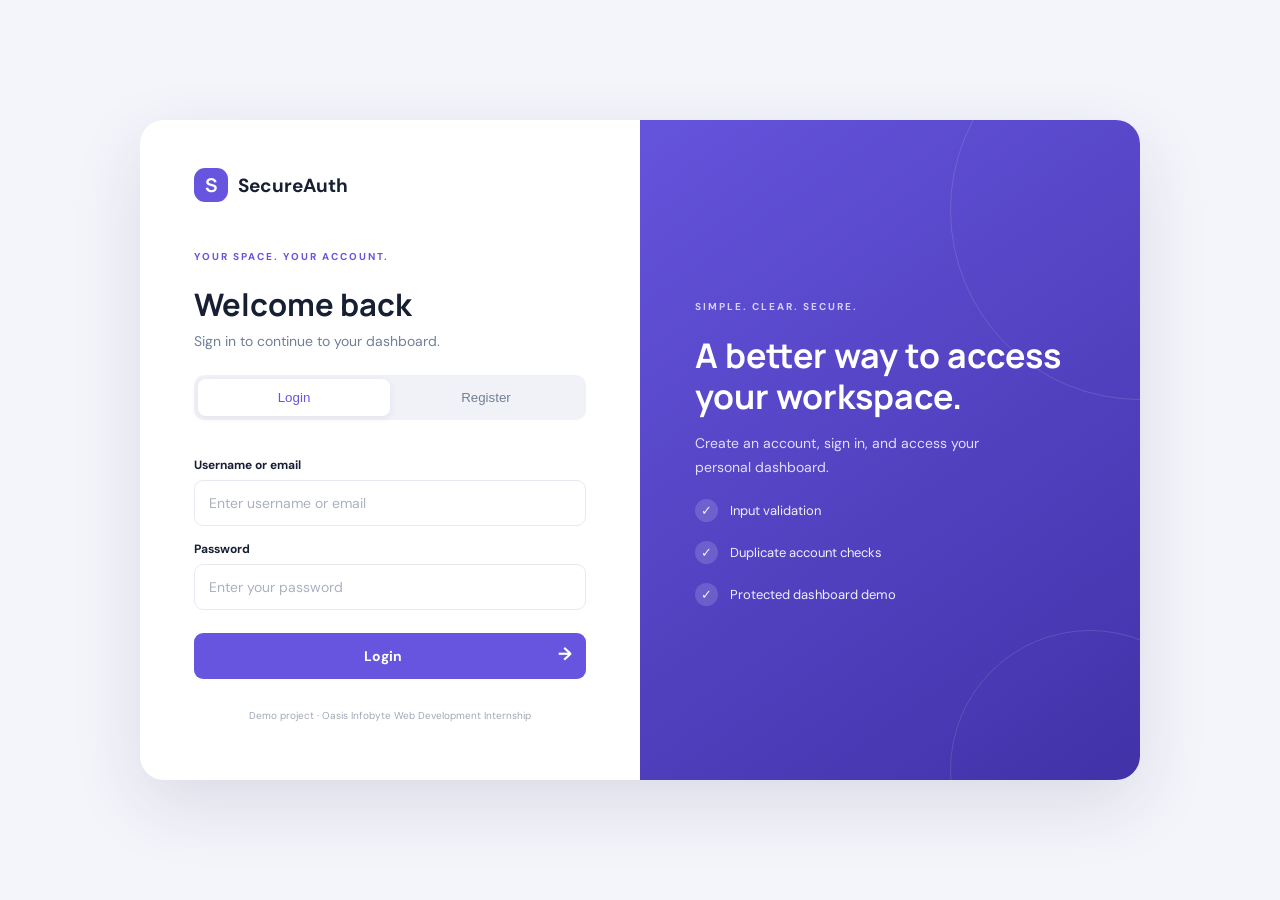
<file: index.html>
<!DOCTYPE html>
<html lang="en">
<head>
  <meta charset="UTF-8">
  <meta name="viewport" content="width=device-width, initial-scale=1.0">
  <meta name="description" content="SecureAuth login and registration demonstration">
  <title>SecureAuth | Welcome</title>
  <link rel="stylesheet" href="style.css">
  <script src="auth.js" defer></script>
</head>
<body>
  <main class="page-shell">
    <section class="auth-card">
      <div class="brand"><span class="brand-mark">S</span><span>SecureAuth</span></div>
      <p class="eyebrow">YOUR SPACE. YOUR ACCOUNT.</p>
      <h1 id="form-title">Welcome back</h1>
      <p class="subheading" id="form-subtitle">Sign in to continue to your dashboard.</p>

      <div class="tabs" role="tablist" aria-label="Authentication options">
        <button class="tab active" id="login-tab" type="button" role="tab" aria-selected="true">Login</button>
        <button class="tab" id="register-tab" type="button" role="tab" aria-selected="false">Register</button>
      </div>

      <div id="message" class="message" role="status" aria-live="polite"></div>

      <form id="login-form" novalidate>
        <label for="login-identity">Username or email</label>
        <input id="login-identity" name="identity" type="text" autocomplete="username" placeholder="Enter username or email" required>
        <label for="login-password">Password</label>
        <input id="login-password" name="password" type="password" autocomplete="current-password" placeholder="Enter your password" required>
        <button class="primary-btn" type="submit">Login <span aria-hidden="true">→</span></button>
      </form>

      <form id="register-form" class="hidden" novalidate>
        <label for="reg-username">Username</label>
        <input id="reg-username" name="username" type="text" autocomplete="username" minlength="3" placeholder="Choose a username" required>
        <label for="reg-email">Email</label>
        <input id="reg-email" name="email" type="email" autocomplete="email" placeholder="you@example.com" required>
        <label for="reg-password">Password</label>
        <input id="reg-password" name="password" type="password" autocomplete="new-password" placeholder="At least 8 characters, including a number" required>
        <p class="hint">Use at least 8 characters and include at least one number.</p>
        <label for="reg-confirm">Confirm password</label>
        <input id="reg-confirm" name="confirm" type="password" autocomplete="new-password" placeholder="Re-enter your password" required>
        <button class="primary-btn" type="submit">Create account <span aria-hidden="true">→</span></button>
      </form>
      <p class="fine-print">Demo project · Oasis Infobyte Web Development Internship</p>
    </section>
    <aside class="side-panel">
      <div class="orb orb-one"></div><div class="orb orb-two"></div>
      <div class="side-content">
        <span class="side-tag">SIMPLE. CLEAR. SECURE.</span>
        <h2>A better way to access your workspace.</h2>
        <p>Create an account, sign in, and access your personal dashboard.</p>
        <div class="side-feature"><span>✓</span> Input validation</div>
        <div class="side-feature"><span>✓</span> Duplicate account checks</div>
        <div class="side-feature"><span>✓</span> Protected dashboard demo</div>
      </div>
    </aside>
  </main>
</body>
</html>
</file>
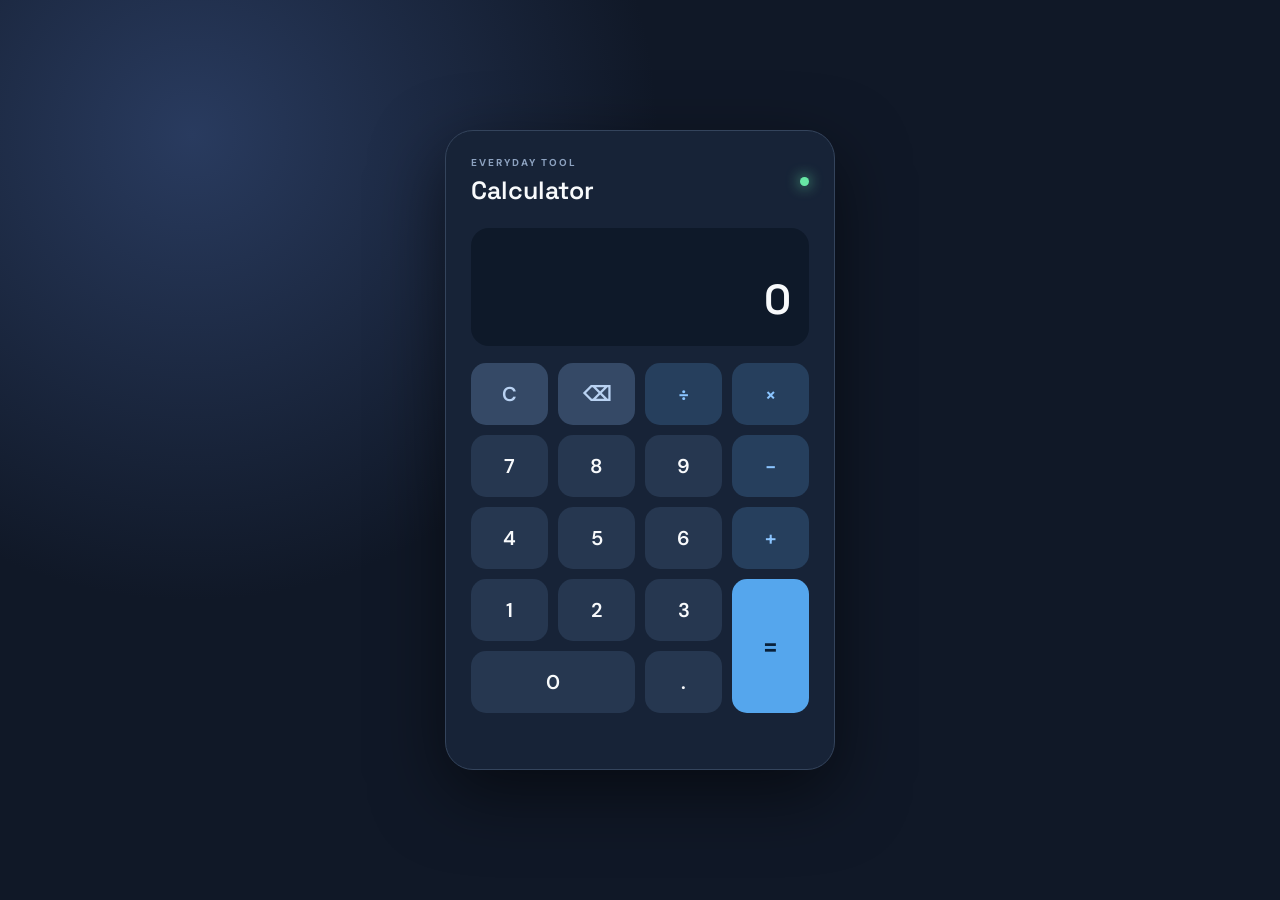
<file: Task1_Calculator/index.html>
<!DOCTYPE html>
<html lang="en">
<head>
  <meta charset="UTF-8">
  <meta name="viewport" content="width=device-width, initial-scale=1.0">
  <meta name="description" content="A simple browser calculator built with HTML, CSS and JavaScript.">
  <title>Calculator</title>
  <link rel="stylesheet" href="style.css">
  <script src="script.js" defer></script>
</head>
<body>
  <main class="calculator" aria-label="Calculator">
    <header class="topbar">
      <div>
        <p class="eyebrow">EVERYDAY TOOL</p>
        <h1>Calculator</h1>
      </div>
      <span class="status-dot" aria-label="Ready"></span>
    </header>

    <section class="display" aria-live="polite" aria-atomic="true">
      <div id="previous-operand" class="previous-operand"></div>
      <div id="current-operand" class="current-operand">0</div>
    </section>

    <section class="keys" aria-label="Calculator keys">
      <button class="key utility" data-action="clear">C</button>
      <button class="key utility" data-action="backspace" aria-label="Backspace">⌫</button>
      <button class="key operator" data-operator="÷">÷</button>
      <button class="key operator" data-operator="×">×</button>

      <button class="key" data-number="7">7</button>
      <button class="key" data-number="8">8</button>
      <button class="key" data-number="9">9</button>
      <button class="key operator" data-operator="−">−</button>

      <button class="key" data-number="4">4</button>
      <button class="key" data-number="5">5</button>
      <button class="key" data-number="6">6</button>
      <button class="key operator" data-operator="+">+</button>

      <button class="key" data-number="1">1</button>
      <button class="key" data-number="2">2</button>
      <button class="key" data-number="3">3</button>
      <button class="key equals" data-action="equals" aria-label="Equals">=</button>

      <button class="key zero" data-number="0">0</button>
      <button class="key" data-action="decimal">.</button>
    </section>
    <p id="message" class="message" role="status"></p>
  </main>
</body>
</html>
</file>
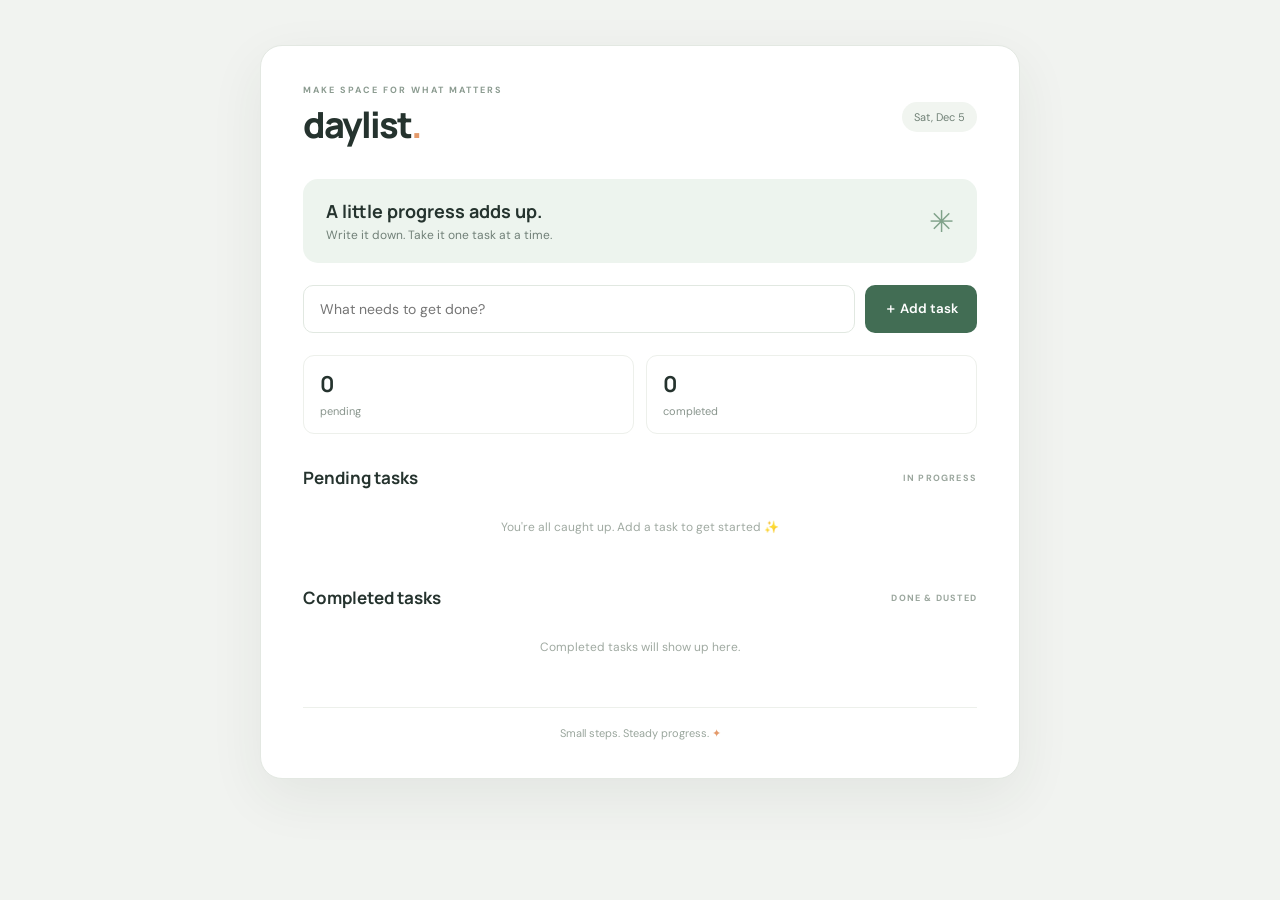
<file: Task3_Todo_App/index.html>
<!DOCTYPE html>
<html lang="en">
<head>
  <meta charset="UTF-8">
  <meta name="viewport" content="width=device-width, initial-scale=1.0">
  <meta name="description" content="A simple to-do app to organise pending and completed tasks.">
  <title>Daylist — To-do App</title>
  <link rel="stylesheet" href="style.css">
  <script src="script.js" defer></script>
</head>
<body>
  <main class="app-shell">
    <header class="header">
      <div><p class="eyebrow">MAKE SPACE FOR WHAT MATTERS</p><h1>daylist<span>.</span></h1></div>
      <div class="date-chip" id="today-date"></div>
    </header>

    <section class="welcome">
      <div><p class="hello">A little progress adds up.</p><p class="subhello">Write it down. Take it one task at a time.</p></div>
      <div class="sparkle" aria-hidden="true">✳</div>
    </section>

    <form id="task-form" class="add-form">
      <label class="visually-hidden" for="task-input">New task</label>
      <input id="task-input" type="text" maxlength="120" placeholder="What needs to get done?" autocomplete="off" required>
      <button type="submit">＋ Add task</button>
    </form>

    <div class="stats">
      <div><strong id="pending-count">0</strong><span>pending</span></div>
      <div><strong id="completed-count">0</strong><span>completed</span></div>
    </div>

    <section class="task-section">
      <div class="section-heading"><h2>Pending tasks</h2><span class="section-tag">IN PROGRESS</span></div>
      <ul id="pending-list" class="task-list"></ul>
      <p id="pending-empty" class="empty-state">You're all caught up. Add a task to get started ✨</p>
    </section>

    <section class="task-section completed-section">
      <div class="section-heading"><h2>Completed tasks</h2><span class="section-tag">DONE & DUSTED</span></div>
      <ul id="completed-list" class="task-list"></ul>
      <p id="completed-empty" class="empty-state">Completed tasks will show up here.</p>
    </section>

    <footer>Small steps. Steady progress. <span>✦</span></footer>
  </main>
</body>
</html>
</file>
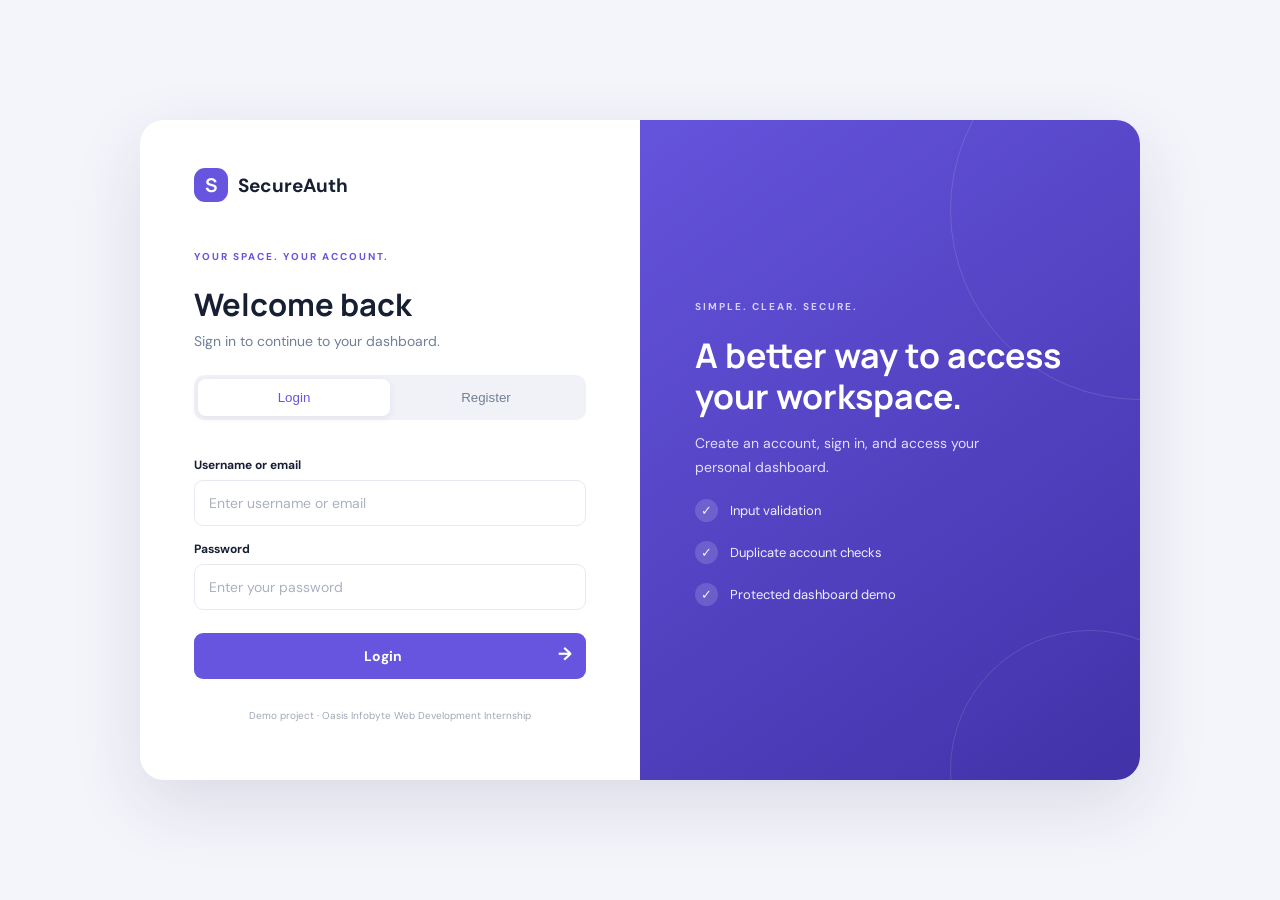
<file: dashboard.html>
<!DOCTYPE html>
<html lang="en">
<head>
  <meta charset="UTF-8">
  <meta name="viewport" content="width=device-width, initial-scale=1.0">
  <meta name="description" content="SecureAuth protected dashboard">
  <title>SecureAuth | Dashboard</title>
  <link rel="stylesheet" href="style.css">
  <script src="dashboard.js" defer></script>
</head>
<body>
  <main class="dashboard-wrap">
    <section class="dashboard-card">
      <header class="dash-top">
        <div class="brand"><span class="brand-mark">S</span><span>SecureAuth</span></div>
        <button class="logout-btn" id="logout-button" type="button">Log out ↗</button>
      </header>
      <section class="welcome">
        <p class="eyebrow">PROTECTED AREA</p>
        <h1>Welcome, <span id="welcome-name">User</span>!</h1>
        <p>You have successfully logged in. This dashboard is accessible only when a session is present in this browser.</p>
      </section>
      <div class="dash-grid">
        <div class="dash-tile"><strong>Account</strong><span id="account-email">Loading…</span></div>
        <div class="dash-tile"><strong>Authentication</strong><span>Session active</span></div>
        <div class="dash-tile"><strong>Access</strong><span>Protected dashboard</span></div>
      </div>
      <p class="fine-print">SecureAuth · Oasis Infobyte Task 4 demonstration</p>
    </section>
  </main>
</body>
</html>
</file>
<file: style.css>
@import url('https://fonts.googleapis.com/css2?family=DM+Sans:wght@400;500;600;700&family=Manrope:wght@500;600;700;800&display=swap');
:root{--ink:#172033;--muted:#718096;--purple:#6855df;--purple-dark:#5140c4;--line:#e6e9f0;--bg:#f4f5fb}
*{box-sizing:border-box}body{margin:0;min-height:100vh;background:var(--bg);font-family:'DM Sans',Arial,sans-serif;color:var(--ink);display:grid;place-items:center;padding:28px}
.page-shell{width:min(100%,1000px);min-height:650px;background:#fff;border-radius:24px;overflow:hidden;display:grid;grid-template-columns:1fr 1fr;box-shadow:0 24px 70px rgba(34,37,75,.12)}
.auth-card{padding:48px 54px;display:flex;flex-direction:column;justify-content:center}.brand{display:flex;align-items:center;gap:10px;font-weight:700;font-size:19px;margin-bottom:38px}.brand-mark{display:grid;place-items:center;width:34px;height:34px;border-radius:11px;background:var(--purple);color:white;font-family:Manrope,sans-serif}
.eyebrow,.side-tag{font-size:10px;font-weight:700;letter-spacing:2px;color:var(--purple)}h1,h2{font-family:Manrope,sans-serif}h1{font-size:31px;margin:10px 0 7px}.subheading{margin:0 0 25px;color:var(--muted);font-size:14px}.tabs{display:flex;padding:4px;background:#f1f2f8;border-radius:10px;margin-bottom:22px}.tab{flex:1;border:0;background:transparent;padding:11px;border-radius:8px;font:600 13px inherit;color:var(--muted);cursor:pointer}.tab.active{background:white;color:var(--purple);box-shadow:0 2px 8px #20254a12}
label{display:block;font-size:12px;font-weight:700;margin:15px 0 7px}input{width:100%;border:1px solid var(--line);border-radius:9px;padding:13px 14px;font:14px 'DM Sans',sans-serif;outline:none;transition:.2s}input:focus{border-color:var(--purple);box-shadow:0 0 0 3px #6855df18}input::placeholder{color:#aab1bf}.primary-btn{width:100%;margin-top:23px;border:0;border-radius:9px;background:var(--purple);color:white;padding:14px;font:700 14px 'DM Sans',sans-serif;cursor:pointer;transition:.2s}.primary-btn:hover{background:var(--purple-dark);transform:translateY(-1px)}.primary-btn span{float:right;font-size:18px;line-height:14px}.hint{font-size:11px;color:var(--muted);margin:7px 0 0}.fine-print{text-align:center;color:#a0a7b5;font-size:10px;margin-top:30px}.hidden{display:none!important}.message{display:none;padding:11px 13px;border-radius:8px;font-size:12px;margin:-7px 0 12px}.message.show{display:block}.message.error{background:#fff0f0;color:#b42318}.message.success{background:#eaf8ef;color:#16713a}
.side-panel{position:relative;overflow:hidden;background:linear-gradient(145deg,#6554dc,#4232a8);color:white;display:flex;align-items:center;padding:55px}.side-content{position:relative;z-index:2}.side-tag{color:#d6d0ff}.side-panel h2{font-size:34px;line-height:1.2;margin:20px 0 15px}.side-panel p{color:#e1ddff;line-height:1.7;font-size:14px;max-width:300px}.side-feature{font-size:13px;margin-top:19px;color:#f2efff}.side-feature span{display:inline-grid;place-items:center;background:#ffffff26;border-radius:50%;width:23px;height:23px;margin-right:9px}.orb{position:absolute;border:1px solid #ffffff20;border-radius:50%}.orb-one{width:380px;height:380px;right:-190px;top:-100px}.orb-two{width:280px;height:280px;right:-90px;bottom:-130px}
.dashboard-wrap{width:min(100%,900px)}.dashboard-card{background:white;border-radius:22px;padding:42px;box-shadow:0 24px 70px rgba(34,37,75,.12)}.dash-top{display:flex;justify-content:space-between;align-items:center;gap:15px}.logout-btn{border:1px solid var(--line);background:white;border-radius:9px;padding:10px 16px;font-weight:700;color:#555;cursor:pointer}.welcome{margin-top:55px;padding:34px;border-radius:16px;background:linear-gradient(120deg,#f2efff,#f8f7ff)}.welcome h1{font-size:32px}.welcome p{color:var(--muted);line-height:1.6}.dash-grid{display:grid;grid-template-columns:repeat(3,1fr);gap:14px;margin-top:22px}.dash-tile{border:1px solid var(--line);padding:19px;border-radius:13px}.dash-tile strong{display:block;margin-bottom:7px}.dash-tile span{font-size:12px;color:var(--muted)}
@media(max-width:760px){body{padding:14px}.page-shell{grid-template-columns:1fr;min-height:auto}.auth-card{padding:32px 25px}.side-panel{display:none}.brand{margin-bottom:28px}.dashboard-card{padding:25px}.dash-grid{grid-template-columns:1fr}.dash-top{align-items:flex-start}.welcome{margin-top:35px;padding:24px}}
</file>
<file: Task1_Calculator/style.css>
@import url('https://fonts.googleapis.com/css2?family=DM+Sans:wght@400;500;600;700&family=Space+Grotesk:wght@500;600;700&display=swap');
* { box-sizing: border-box; }
body {
  margin: 0; min-height: 100vh; display: grid; place-items: center; padding: 24px;
  background: radial-gradient(circle at 15% 15%, #293b5f, transparent 35%), #101827;
  color: #f8fafc; font-family: 'DM Sans', sans-serif;
}
.calculator {
  width: min(100%, 390px); padding: 25px; border: 1px solid #34445c;
  border-radius: 28px; background: #172337; box-shadow: 0 24px 70px #0008;
}
.topbar { display: flex; align-items: center; justify-content: space-between; margin-bottom: 22px; }
.eyebrow { margin: 0 0 5px; color: #8da2c0; font-size: 10px; font-weight: 700; letter-spacing: 2px; }
h1 { margin: 0; font: 600 25px 'Space Grotesk', sans-serif; }
.status-dot { width: 9px; height: 9px; border-radius: 50%; background: #67e8a5; box-shadow: 0 0 14px #67e8a5; }
.display {
  min-height: 118px; padding: 20px 18px; margin-bottom: 17px; border-radius: 18px;
  background: #0e1929; display: flex; flex-direction: column; align-items: flex-end; justify-content: flex-end;
  overflow: hidden;
}
.previous-operand { min-height: 23px; color: #8194af; font-size: 14px; }
.current-operand { max-width: 100%; overflow-wrap: anywhere; font: 600 clamp(30px, 8vw, 42px) 'Space Grotesk', sans-serif; }
.keys { display: grid; grid-template-columns: repeat(4, 1fr); gap: 10px; }
.key {
  min-height: 62px; border: 0; border-radius: 15px; background: #263750; color: #f8fafc;
  font: 600 20px 'DM Sans', sans-serif; cursor: pointer; transition: transform .12s, filter .12s;
}
.key:hover { filter: brightness(1.17); }
.key:active { transform: scale(.95); }
.utility { background: #354966; color: #b9d2f2; }
.operator { background: #263f5d; color: #8bc5ff; }
.equals { grid-row: span 2; background: #55a6ed; color: #092039; font-size: 26px; }
.zero { grid-column: span 2; }
.message { min-height: 18px; margin: 13px 2px 0; color: #ffb4a8; font-size: 12px; text-align: center; }
button:focus-visible { outline: 3px solid #fbbf24; outline-offset: 3px; }
</file>
<file: Task3_Todo_App/style.css>
@import url('https://fonts.googleapis.com/css2?family=DM+Sans:wght@400;500;600;700&family=Manrope:wght@500;600;700;800&display=swap');
* { box-sizing: border-box; }
body { margin: 0; min-height: 100vh; padding: 45px 18px; background: #f1f3f0; color: #25332e; font-family: 'DM Sans', sans-serif; }
.app-shell { max-width: 760px; margin: auto; padding: 38px 42px; border: 1px solid #e3e8e2; border-radius: 22px; background: #fff; box-shadow: 0 18px 55px #263c2c12; }
.header { display: flex; justify-content: space-between; align-items: center; }
.eyebrow { margin: 0 0 4px; color: #8b9b90; font-size: 9px; font-weight: 700; letter-spacing: 2px; }
h1 { margin: 0; font: 800 36px 'Manrope', sans-serif; letter-spacing: -2px; }
h1 span, footer span { color: #e49a6b; }
.date-chip { padding: 8px 12px; border-radius: 20px; background: #f1f5f0; color: #708176; font-size: 11px; }
.welcome { display: flex; justify-content: space-between; align-items: center; margin: 30px 0 22px; padding: 20px 23px; border-radius: 15px; background: #edf4ee; }
.hello { margin: 0 0 4px; font: 700 18px 'Manrope', sans-serif; }
.subhello { margin: 0; color: #718078; font-size: 12px; }
.sparkle { color: #80a28a; font-size: 30px; }
.add-form { display: flex; gap: 10px; }
.add-form input { min-width: 0; flex: 1; padding: 14px 16px; border: 1px solid #e1e8e1; border-radius: 10px; outline: none; font: 14px 'DM Sans', sans-serif; }
.add-form input:focus { border-color: #7ba58a; box-shadow: 0 0 0 3px #7ba58a20; }
button { cursor: pointer; font-family: inherit; }
.add-form button { padding: 0 19px; border: 0; border-radius: 10px; background: #426d54; color: white; font-weight: 600; }
.add-form button:hover { background: #31563f; }
.stats { display: flex; gap: 12px; margin: 22px 0 32px; }
.stats div { flex: 1; padding: 13px 16px; border: 1px solid #edf0eb; border-radius: 11px; }
.stats strong { display: block; font: 700 22px 'Manrope', sans-serif; }
.stats span { color: #89958d; font-size: 11px; }
.task-section { margin-top: 27px; }
.section-heading { display: flex; align-items: center; justify-content: space-between; }
h2 { margin: 0; font: 700 17px 'Manrope', sans-serif; }
.section-tag { color: #9aa69d; font-size: 9px; font-weight: 700; letter-spacing: 1.2px; }
.task-list { list-style: none; padding: 0; margin: 13px 0 0; }
.task-item { display: flex; align-items: center; gap: 12px; padding: 13px 3px; border-bottom: 1px solid #f0f2ee; }
.task-check { width: 19px; height: 19px; accent-color: #4f8061; flex: 0 0 auto; cursor: pointer; }
.task-main { min-width: 0; flex: 1; }
.task-text { display: block; overflow-wrap: anywhere; font-size: 13px; }
.task-time { display: block; margin-top: 4px; color: #a0aaa2; font-size: 10px; }
.task-item.is-complete .task-text { color: #9aa49d; text-decoration: line-through; }
.task-actions { display: flex; gap: 5px; }
.action-btn { padding: 6px 8px; border: 0; border-radius: 6px; background: #f3f6f2; color: #63766a; font-size: 11px; }
.action-btn:hover { background: #e7eee7; }
.delete-btn { color: #b96e60; }
.empty-state { padding: 17px 0; color: #a0aaa2; font-size: 12px; text-align: center; }
.completed-section { margin-top: 34px; }
footer { margin-top: 35px; padding-top: 18px; border-top: 1px solid #edf0eb; color: #9aa69d; text-align: center; font-size: 11px; }
.visually-hidden { position: absolute; width: 1px; height: 1px; padding: 0; margin: -1px; overflow: hidden; clip: rect(0,0,0,0); white-space: nowrap; border: 0; }
@media (max-width: 560px) {
  body { padding: 15px 10px; }
  .app-shell { padding: 25px 18px; border-radius: 16px; }
  .date-chip { max-width: 125px; text-align: center; }
  .add-form { flex-direction: column; }
  .add-form input, .add-form button { min-height: 47px; }
  .task-item { gap: 8px; }
  .action-btn { padding: 6px; }
}
</file>
